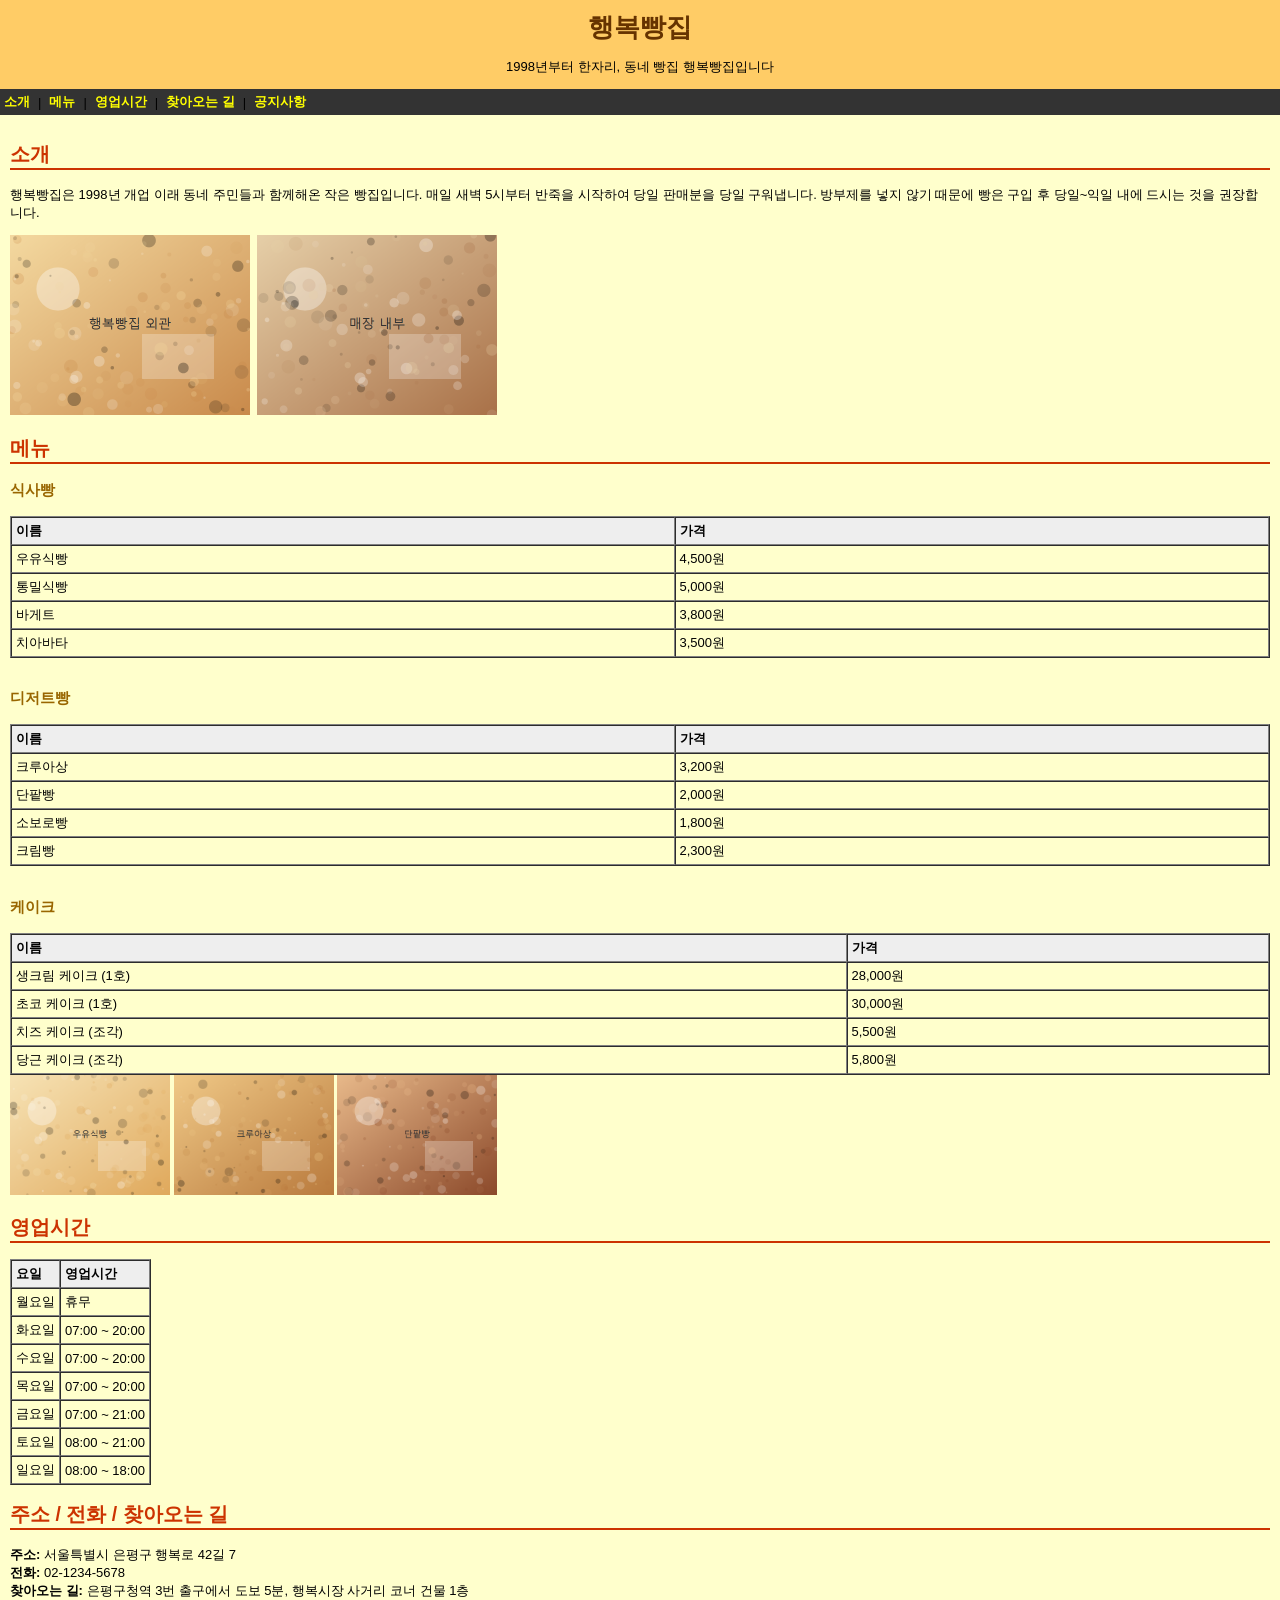
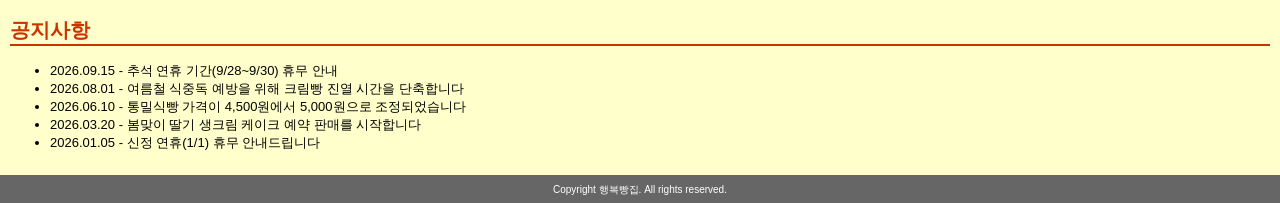
<file: benchmarks/bakery/index.html>
<!DOCTYPE html>
<html lang="ko">
<head>
<meta charset="UTF-8">
<title>행복빵집 - 동네 빵집</title>
<link rel="stylesheet" href="style.css">
</head>
<body>
<table width="100%" cellpadding="0" cellspacing="0" border="0">
<tr>
<td bgcolor="#ffcc66" align="center">
<h1>행복빵집</h1>
<p><font size="2">1998년부터 한자리, 동네 빵집 행복빵집입니다</font></p>
</td>
</tr>
<tr>
<td bgcolor="#333333">
<table cellpadding="4" cellspacing="0" border="0">
<tr>
<td><a href="#intro">소개</a></td>
<td>|</td>
<td><a href="#menu">메뉴</a></td>
<td>|</td>
<td><a href="#hours">영업시간</a></td>
<td>|</td>
<td><a href="#location">찾아오는 길</a></td>
<td>|</td>
<td><a href="#notice">공지사항</a></td>
</tr>
</table>
</td>
</tr>
</table>

<table width="100%" cellpadding="10" cellspacing="0" border="0">
<tr>
<td>

<a name="intro" id="intro"></a>
<h2>소개</h2>
<p>행복빵집은 1998년 개업 이래 동네 주민들과 함께해온 작은 빵집입니다.
매일 새벽 5시부터 반죽을 시작하여 당일 판매분을 당일 구워냅니다.
방부제를 넣지 않기 때문에 빵은 구입 후 당일~익일 내에 드시는 것을 권장합니다.</p>
<table border="0" cellpadding="0" cellspacing="0">
<tr>
<td><img src="assets/storefront.png" width="240" height="180" alt="행복빵집 외관"></td>
<td>&nbsp;&nbsp;</td>
<td><img src="assets/interior.png" width="240" height="180" alt="매장 내부"></td>
</tr>
</table>

<a name="menu" id="menu"></a>
<h2>메뉴</h2>

<h3>식사빵</h3>
<table border="1" cellpadding="4" cellspacing="0" width="100%">
<tr bgcolor="#eeeeee"><td><b>이름</b></td><td><b>가격</b></td></tr>
<tr><td>우유식빵</td><td>4,500원</td></tr>
<tr><td>통밀식빵</td><td>5,000원</td></tr>
<tr><td>바게트</td><td>3,800원</td></tr>
<tr><td>치아바타</td><td>3,500원</td></tr>
</table>
<br>

<h3>디저트빵</h3>
<table border="1" cellpadding="4" cellspacing="0" width="100%">
<tr bgcolor="#eeeeee"><td><b>이름</b></td><td><b>가격</b></td></tr>
<tr><td>크루아상</td><td>3,200원</td></tr>
<tr><td>단팥빵</td><td>2,000원</td></tr>
<tr><td>소보로빵</td><td>1,800원</td></tr>
<tr><td>크림빵</td><td>2,300원</td></tr>
</table>
<br>

<h3>케이크</h3>
<table border="1" cellpadding="4" cellspacing="0" width="100%">
<tr bgcolor="#eeeeee"><td><b>이름</b></td><td><b>가격</b></td></tr>
<tr><td>생크림 케이크 (1호)</td><td>28,000원</td></tr>
<tr><td>초코 케이크 (1호)</td><td>30,000원</td></tr>
<tr><td>치즈 케이크 (조각)</td><td>5,500원</td></tr>
<tr><td>당근 케이크 (조각)</td><td>5,800원</td></tr>
</table>
<table border="0" cellpadding="0" cellspacing="0">
<tr>
<td><img src="assets/bread-1.png" width="160" height="120" alt="우유식빵"></td>
<td>&nbsp;</td>
<td><img src="assets/bread-2.png" width="160" height="120" alt="크루아상"></td>
<td>&nbsp;</td>
<td><img src="assets/bread-3.png" width="160" height="120" alt="단팥빵"></td>
</tr>
</table>

<a name="hours" id="hours"></a>
<h2>영업시간</h2>
<table border="1" cellpadding="4" cellspacing="0">
<tr bgcolor="#eeeeee"><td><b>요일</b></td><td><b>영업시간</b></td></tr>
<tr><td>월요일</td><td>휴무</td></tr>
<tr><td>화요일</td><td>07:00 ~ 20:00</td></tr>
<tr><td>수요일</td><td>07:00 ~ 20:00</td></tr>
<tr><td>목요일</td><td>07:00 ~ 20:00</td></tr>
<tr><td>금요일</td><td>07:00 ~ 21:00</td></tr>
<tr><td>토요일</td><td>08:00 ~ 21:00</td></tr>
<tr><td>일요일</td><td>08:00 ~ 18:00</td></tr>
</table>

<a name="location" id="location"></a>
<h2>주소 / 전화 / 찾아오는 길</h2>
<p>
<b>주소:</b> 서울특별시 은평구 행복로 42길 7<br>
<b>전화:</b> 02-1234-5678<br>
<b>찾아오는 길:</b> 은평구청역 3번 출구에서 도보 5분, 행복시장 사거리 코너 건물 1층
</p>

<a name="notice" id="notice"></a>
<h2>공지사항</h2>
<ul>
<li>2026.09.15 - 추석 연휴 기간(9/28~9/30) 휴무 안내</li>
<li>2026.08.01 - 여름철 식중독 예방을 위해 크림빵 진열 시간을 단축합니다</li>
<li>2026.06.10 - 통밀식빵 가격이 4,500원에서 5,000원으로 조정되었습니다</li>
<li>2026.03.20 - 봄맞이 딸기 생크림 케이크 예약 판매를 시작합니다</li>
<li>2026.01.05 - 신정 연휴(1/1) 휴무 안내드립니다</li>
</ul>

</td>
</tr>
</table>

<table width="100%" cellpadding="6" cellspacing="0" border="0">
<tr>
<td bgcolor="#666666" align="center"><font color="#ffffff" size="1">Copyright 행복빵집. All rights reserved.</font></td>
</tr>
</table>

</body>
</html>
</file>
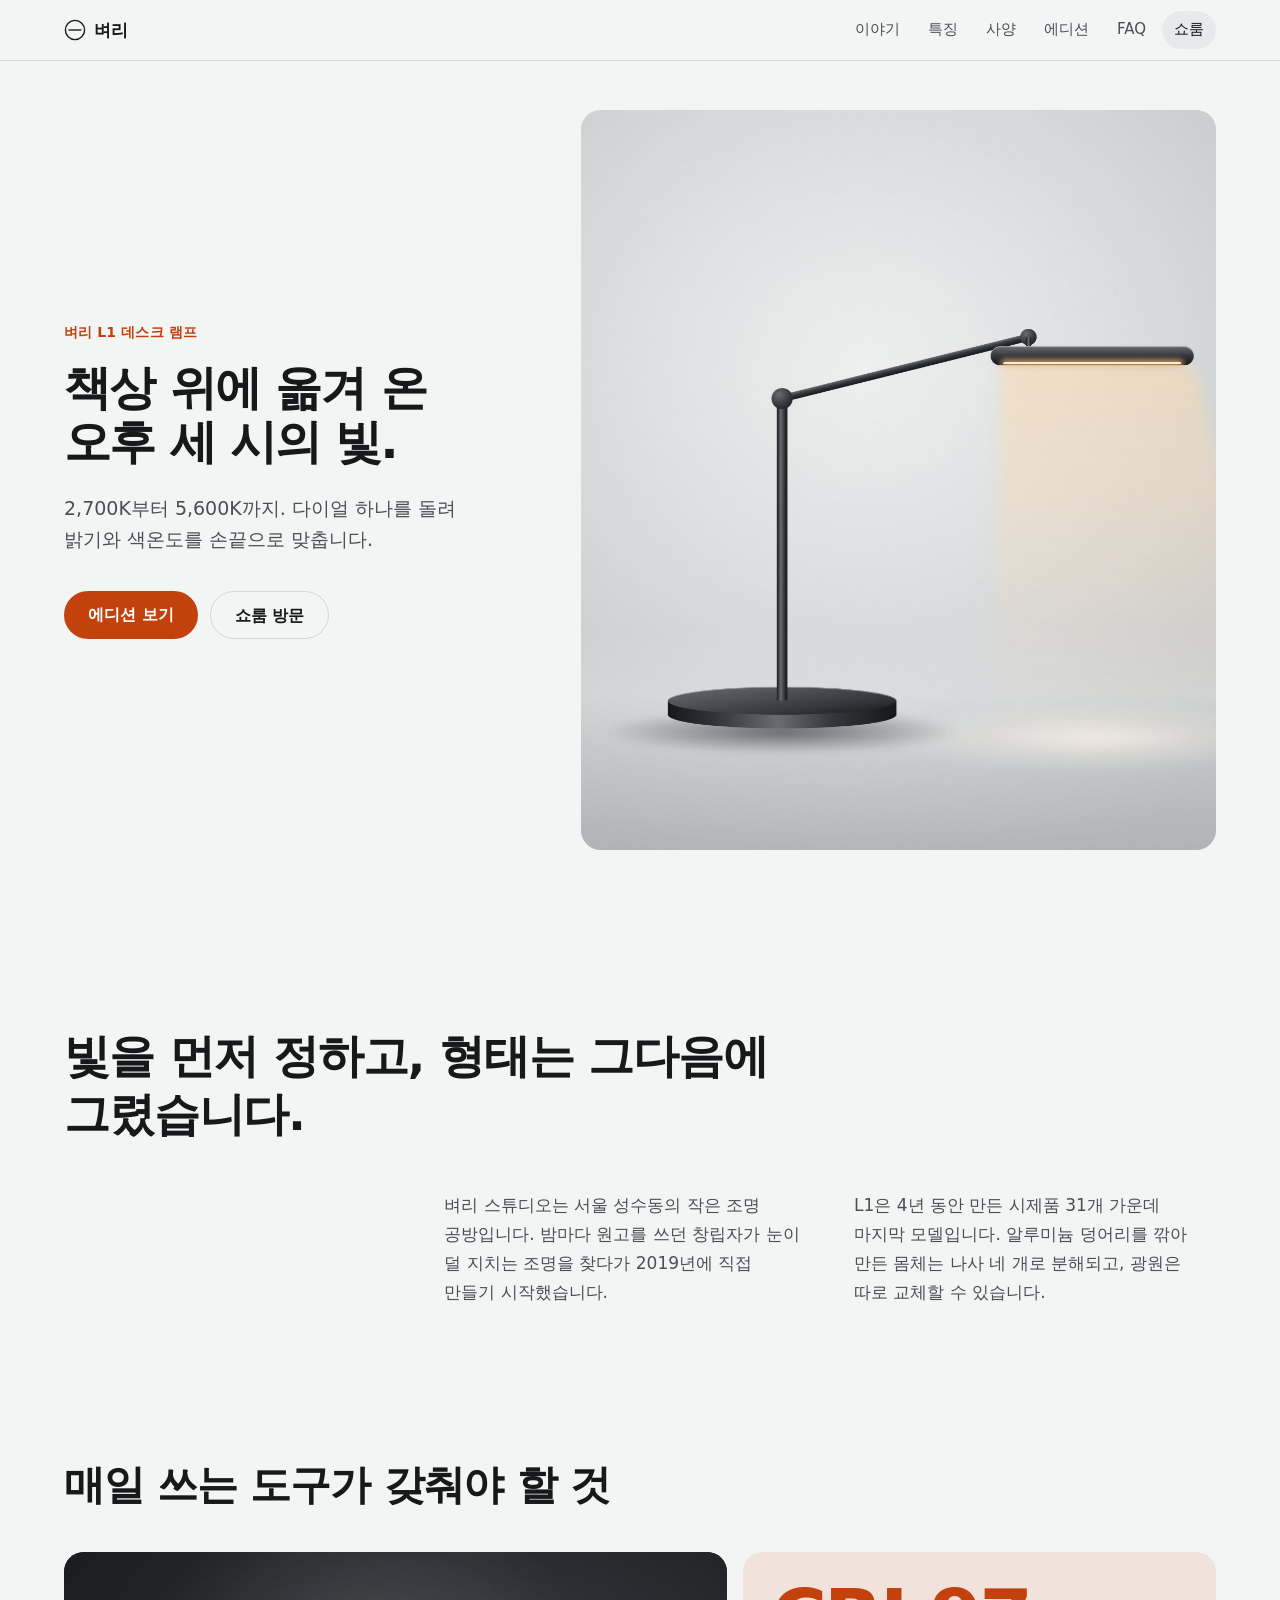
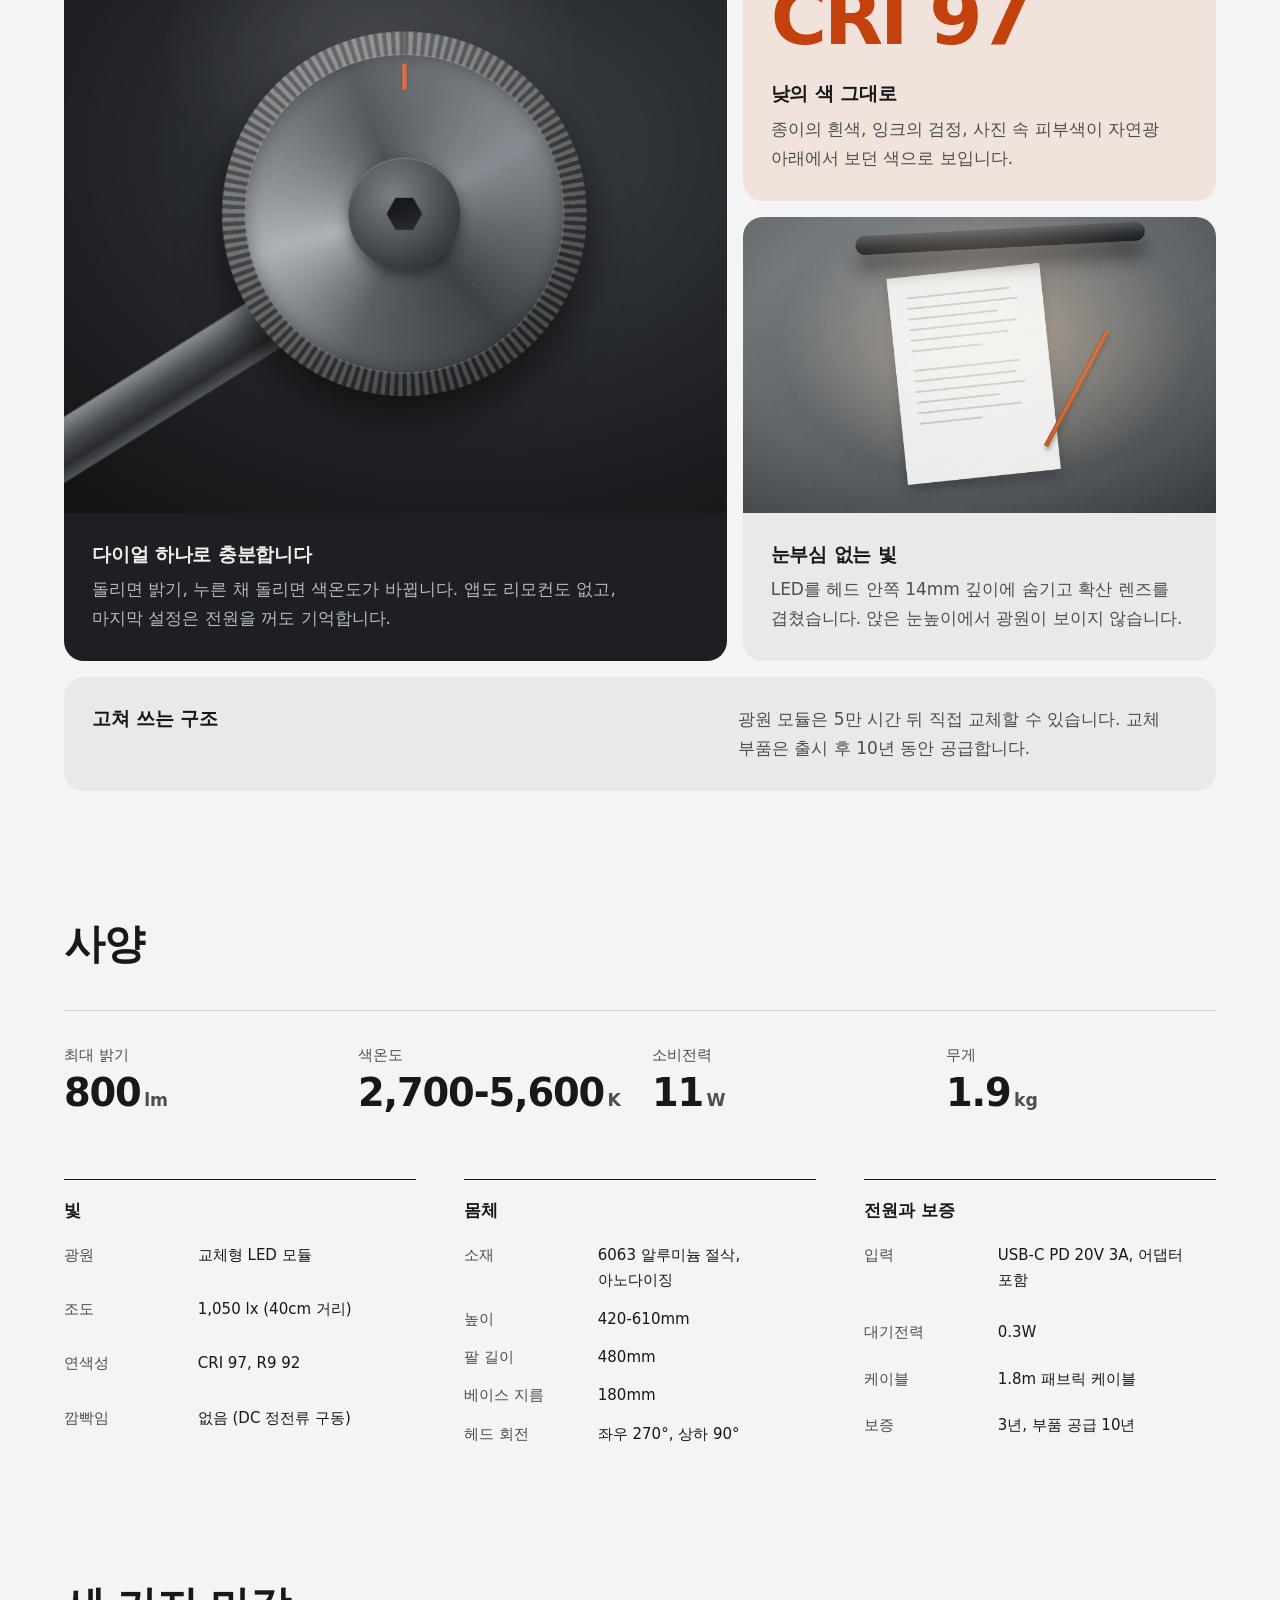
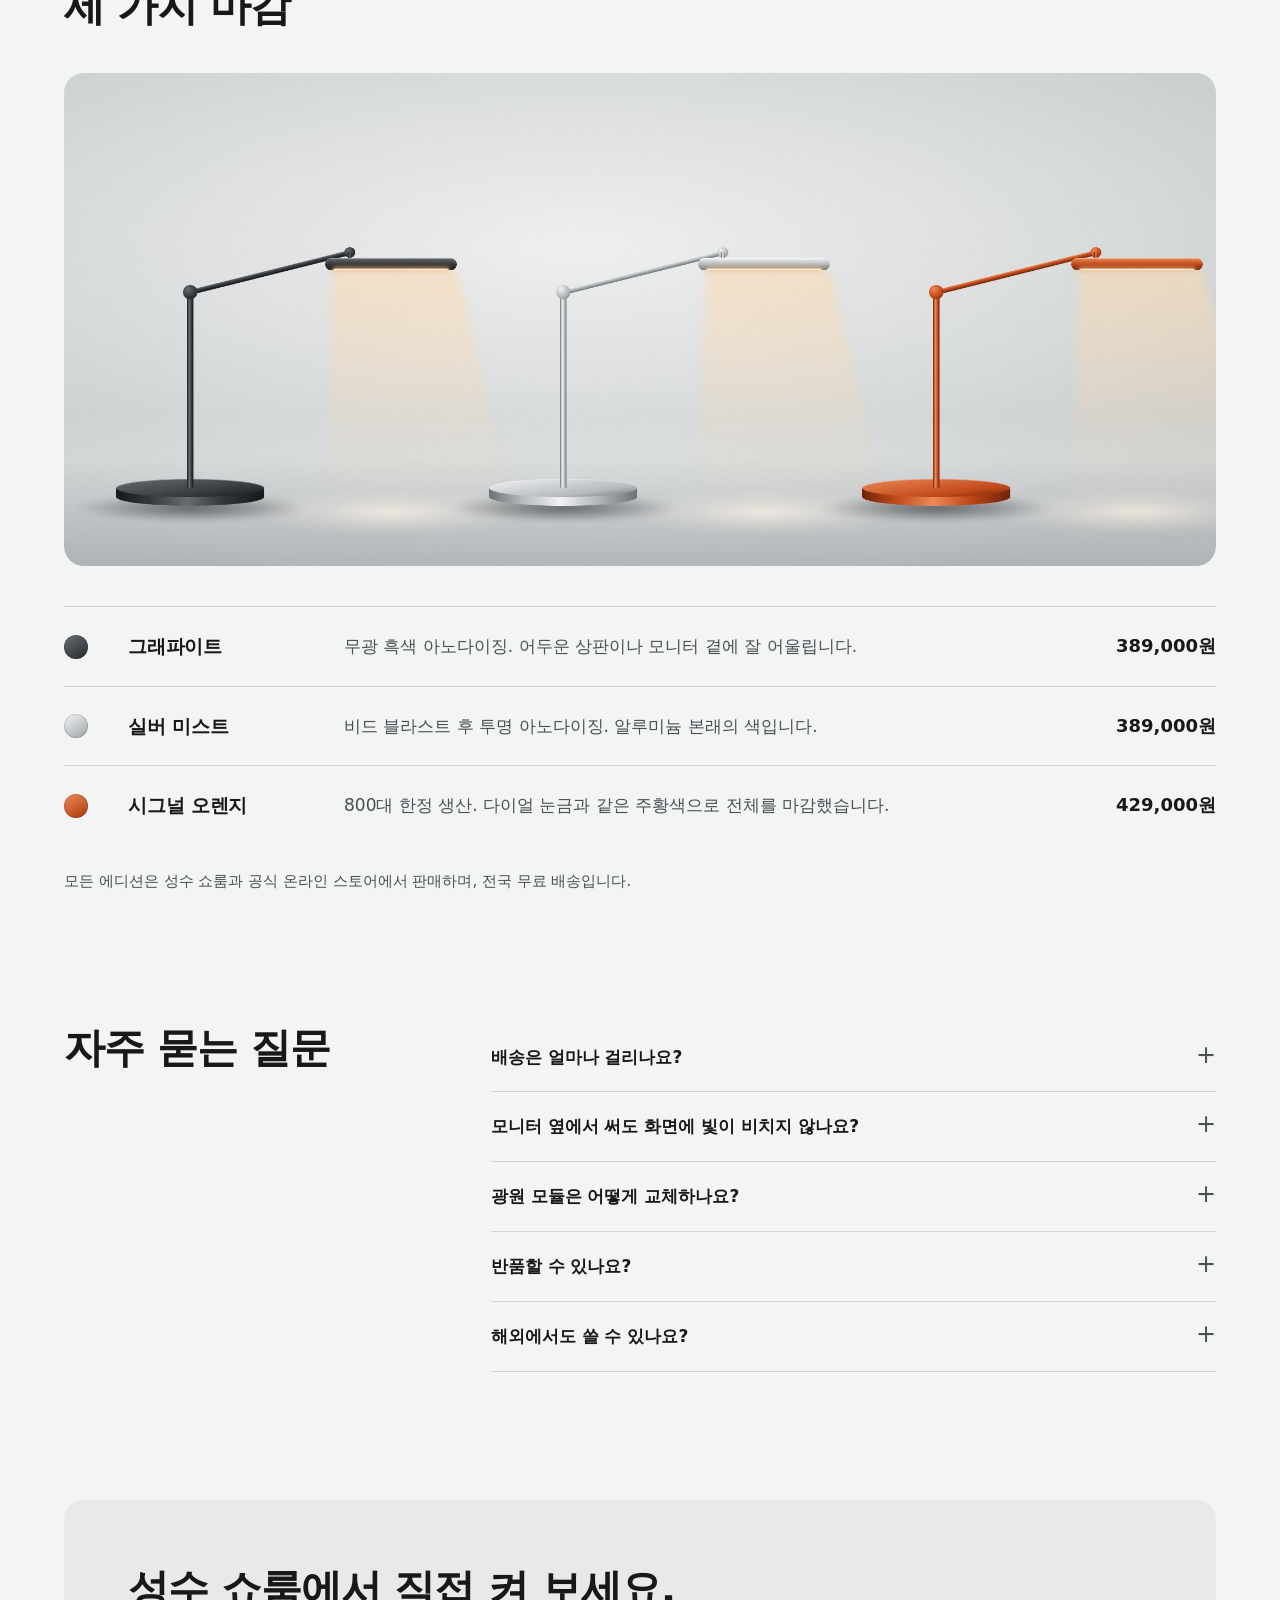
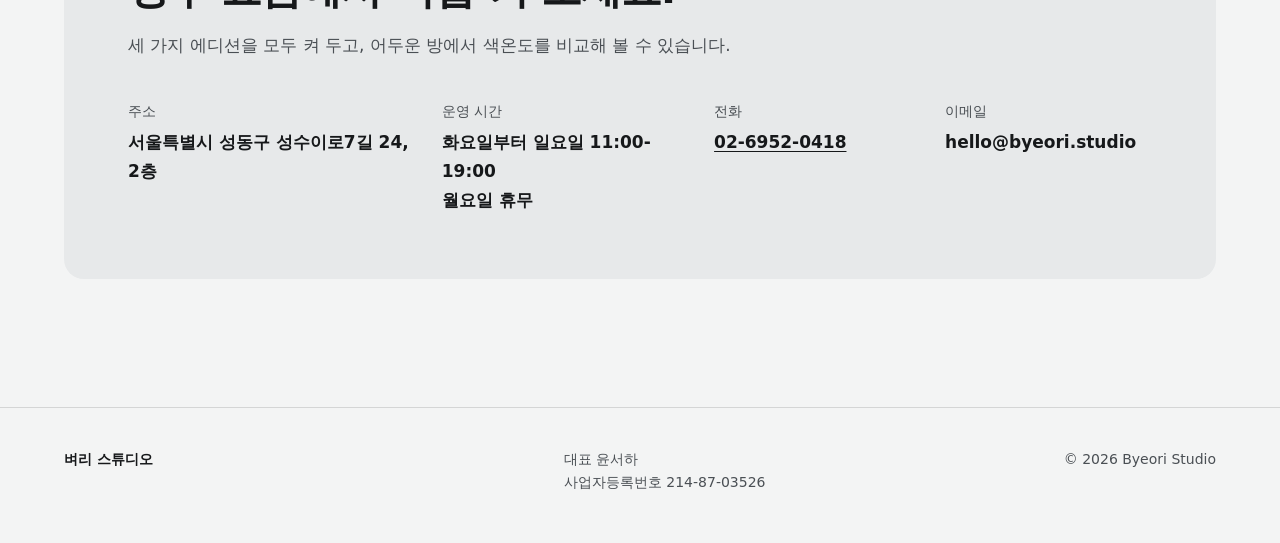
<file: benchmarks/reference-polished/index.html>
<!DOCTYPE html>
<html lang="ko">
<head>
  <meta charset="utf-8">
  <meta name="viewport" content="width=device-width, initial-scale=1">
  <title>벼리 L1 데스크 램프 | 벼리 스튜디오</title>
  <meta name="description" content="색온도 2,700K부터 5,600K까지, 다이얼 하나로 조절하는 알루미늄 데스크 램프 벼리 L1.">
  <meta name="color-scheme" content="light dark">
  <link rel="stylesheet" href="style.css">
  <script src="script.js" defer></script>
</head>
<body>
  <a class="skip" href="#main">본문으로 건너뛰기</a>

  <header class="site-header">
    <nav class="nav" aria-label="주 메뉴">
      <a class="brand" href="#top" aria-label="벼리 스튜디오 처음으로">
        <svg class="brand-mark" viewBox="0 0 24 24" aria-hidden="true"><circle cx="12" cy="12" r="10.5" fill="none" stroke="currentColor" stroke-width="1.5"/><path d="M5 12h14" stroke="currentColor" stroke-width="1.5"/></svg>
        <span>벼리</span>
      </a>
      <ul class="nav-links">
        <li><a href="#story">이야기</a></li>
        <li><a href="#features">특징</a></li>
        <li><a href="#specs">사양</a></li>
        <li><a href="#editions">에디션</a></li>
        <li><a href="#faq">FAQ</a></li>
        <li><a href="#store">쇼룸</a></li>
      </ul>
    </nav>
  </header>

  <main id="main">
    <section class="hero" id="top" aria-labelledby="hero-title">
      <div class="hero-copy">
        <p class="eyebrow">벼리 L1 데스크 램프</p>
        <h1 id="hero-title">책상 위에 옮겨 온<br>오후 세 시의 빛.</h1>
        <p class="lede">2,700K부터 5,600K까지. 다이얼 하나를 돌려 밝기와 색온도를 손끝으로 맞춥니다.</p>
        <div class="actions">
          <a class="btn btn-primary" href="#editions">에디션 보기</a>
          <a class="btn btn-ghost" href="#store">쇼룸 방문</a>
        </div>
      </div>
      <figure class="hero-media">
        <img src="assets/hero.jpg" width="1200" height="1400" alt="밝은 회색 배경 위의 그래파이트 색 벼리 L1. 가늘게 뻗은 팔 끝의 긴 헤드가 아래로 따뜻한 빛을 비춘다.">
      </figure>
    </section>

    <section class="story" id="story" aria-labelledby="story-title">
      <h2 id="story-title">빛을 먼저 정하고, 형태는 그다음에 그렸습니다.</h2>
      <div class="story-body">
        <p>벼리 스튜디오는 서울 성수동의 작은 조명 공방입니다. 밤마다 원고를 쓰던 창립자가 눈이 덜 지치는 조명을 찾다가 2019년에 직접 만들기 시작했습니다.</p>
        <p>L1은 4년 동안 만든 시제품 31개 가운데 마지막 모델입니다. 알루미늄 덩어리를 깎아 만든 몸체는 나사 네 개로 분해되고, 광원은 따로 교체할 수 있습니다.</p>
      </div>
    </section>

    <section class="features" id="features" aria-labelledby="features-title">
      <h2 id="features-title">매일 쓰는 도구가 갖춰야 할 것</h2>
      <div class="bento">
        <article class="cell cell-dial">
          <img src="assets/detail.jpg" width="1600" height="1200" alt="가장자리에 촘촘한 널링이 새겨진 알루미늄 다이얼 클로즈업. 윗부분에 주황색 눈금 하나가 있다.">
          <div class="cell-text">
            <h3>다이얼 하나로 충분합니다</h3>
            <p>돌리면 밝기, 누른 채 돌리면 색온도가 바뀝니다. 앱도 리모컨도 없고, 마지막 설정은 전원을 꺼도 기억합니다.</p>
          </div>
        </article>
        <article class="cell cell-cri">
          <p class="big-figure">CRI 97</p>
          <h3>낮의 색 그대로</h3>
          <p>종이의 흰색, 잉크의 검정, 사진 속 피부색이 자연광 아래에서 보던 색으로 보입니다.</p>
        </article>
        <article class="cell cell-glare">
          <img src="assets/light.jpg" width="1600" height="1000" alt="위에서 내려다본 책상. 램프 헤드 아래 종이와 주황색 연필 위로 따뜻한 빛이 고르게 퍼져 있다.">
          <div class="cell-text">
            <h3>눈부심 없는 빛</h3>
            <p>LED를 헤드 안쪽 14mm 깊이에 숨기고 확산 렌즈를 겹쳤습니다. 앉은 눈높이에서 광원이 보이지 않습니다.</p>
          </div>
        </article>
        <article class="cell cell-repair">
          <h3>고쳐 쓰는 구조</h3>
          <p>광원 모듈은 5만 시간 뒤 직접 교체할 수 있습니다. 교체 부품은 출시 후 10년 동안 공급합니다.</p>
        </article>
      </div>
    </section>

    <section class="specs" id="specs" aria-labelledby="specs-title">
      <h2 id="specs-title">사양</h2>
      <dl class="spec-hero">
        <div><dt>최대 밝기</dt><dd>800<span>lm</span></dd></div>
        <div><dt>색온도</dt><dd>2,700-5,600<span>K</span></dd></div>
        <div><dt>소비전력</dt><dd>11<span>W</span></dd></div>
        <div><dt>무게</dt><dd>1.9<span>kg</span></dd></div>
      </dl>
      <div class="spec-groups">
        <table>
          <caption>빛</caption>
          <tbody>
            <tr><th scope="row">광원</th><td>교체형 LED 모듈</td></tr>
            <tr><th scope="row">조도</th><td>1,050 lx (40cm 거리)</td></tr>
            <tr><th scope="row">연색성</th><td>CRI 97, R9 92</td></tr>
            <tr><th scope="row">깜빡임</th><td>없음 (DC 정전류 구동)</td></tr>
          </tbody>
        </table>
        <table>
          <caption>몸체</caption>
          <tbody>
            <tr><th scope="row">소재</th><td>6063 알루미늄 절삭, 아노다이징</td></tr>
            <tr><th scope="row">높이</th><td>420-610mm</td></tr>
            <tr><th scope="row">팔 길이</th><td>480mm</td></tr>
            <tr><th scope="row">베이스 지름</th><td>180mm</td></tr>
            <tr><th scope="row">헤드 회전</th><td>좌우 270°, 상하 90°</td></tr>
          </tbody>
        </table>
        <table>
          <caption>전원과 보증</caption>
          <tbody>
            <tr><th scope="row">입력</th><td>USB-C PD 20V 3A, 어댑터 포함</td></tr>
            <tr><th scope="row">대기전력</th><td>0.3W</td></tr>
            <tr><th scope="row">케이블</th><td>1.8m 패브릭 케이블</td></tr>
            <tr><th scope="row">보증</th><td>3년, 부품 공급 10년</td></tr>
          </tbody>
        </table>
      </div>
    </section>

    <section class="editions" id="editions" aria-labelledby="editions-title">
      <h2 id="editions-title">세 가지 마감</h2>
      <figure class="editions-media">
        <img src="assets/editions.jpg" width="2100" height="900" alt="나란히 놓인 세 대의 벼리 L1. 왼쪽부터 그래파이트, 실버 미스트, 시그널 오렌지.">
      </figure>
      <ul class="edition-list">
        <li>
          <span class="swatch swatch-graphite" aria-hidden="true"></span>
          <h3>그래파이트</h3>
          <p>무광 흑색 아노다이징. 어두운 상판이나 모니터 곁에 잘 어울립니다.</p>
          <p class="price">389,000원</p>
        </li>
        <li>
          <span class="swatch swatch-silver" aria-hidden="true"></span>
          <h3>실버 미스트</h3>
          <p>비드 블라스트 후 투명 아노다이징. 알루미늄 본래의 색입니다.</p>
          <p class="price">389,000원</p>
        </li>
        <li>
          <span class="swatch swatch-orange" aria-hidden="true"></span>
          <h3>시그널 오렌지</h3>
          <p>800대 한정 생산. 다이얼 눈금과 같은 주황색으로 전체를 마감했습니다.</p>
          <p class="price">429,000원</p>
        </li>
      </ul>
      <p class="editions-note">모든 에디션은 성수 쇼룸과 공식 온라인 스토어에서 판매하며, 전국 무료 배송입니다.</p>
    </section>

    <section class="faq" id="faq" aria-labelledby="faq-title">
      <h2 id="faq-title">자주 묻는 질문</h2>
      <div class="faq-list">
        <details>
          <summary>배송은 얼마나 걸리나요?</summary>
          <p>평일 오후 2시 전에 주문하면 당일 출고하며, 보통 1-2일 안에 받으실 수 있습니다.</p>
        </details>
        <details>
          <summary>모니터 옆에서 써도 화면에 빛이 비치지 않나요?</summary>
          <p>헤드를 수평에서 15° 이상 앞으로 기울이면 빛이 책상 면에만 떨어져 화면 반사가 생기지 않습니다.</p>
        </details>
        <details>
          <summary>광원 모듈은 어떻게 교체하나요?</summary>
          <p>헤드 아래 나사 두 개를 풀고 모듈을 빼낸 뒤 새 모듈을 끼우면 됩니다. 교체 모듈은 49,000원이며 전용 드라이버가 함께 들어 있습니다.</p>
        </details>
        <details>
          <summary>반품할 수 있나요?</summary>
          <p>받은 날부터 30일 안에는 사용 여부와 관계없이 무료로 반품할 수 있습니다.</p>
        </details>
        <details>
          <summary>해외에서도 쓸 수 있나요?</summary>
          <p>어댑터는 100-240V를 지원합니다. 콘센트 모양에 맞는 플러그 변환기만 있으면 됩니다.</p>
        </details>
      </div>
    </section>

    <section class="store" id="store" aria-labelledby="store-title">
      <div class="store-panel">
      <h2 id="store-title">성수 쇼룸에서 직접 켜 보세요.</h2>
      <p class="store-lede">세 가지 에디션을 모두 켜 두고, 어두운 방에서 색온도를 비교해 볼 수 있습니다.</p>
      <dl class="store-info">
        <div><dt>주소</dt><dd>서울특별시 성동구 성수이로7길 24, 2층</dd></div>
        <div><dt>운영 시간</dt><dd>화요일부터 일요일 11:00-19:00<br>월요일 휴무</dd></div>
        <div><dt>전화</dt><dd><a href="tel:+82269520418">02-6952-0418</a></dd></div>
        <div><dt>이메일</dt><dd>hello@byeori.studio</dd></div>
      </dl>
      </div>
    </section>
  </main>

  <footer class="site-footer">
    <p class="footer-brand">벼리 스튜디오</p>
    <p>대표 윤서하<br>사업자등록번호 214-87-03526</p>
    <p>© 2026 Byeori Studio</p>
  </footer>
</body>
</html>
</file>
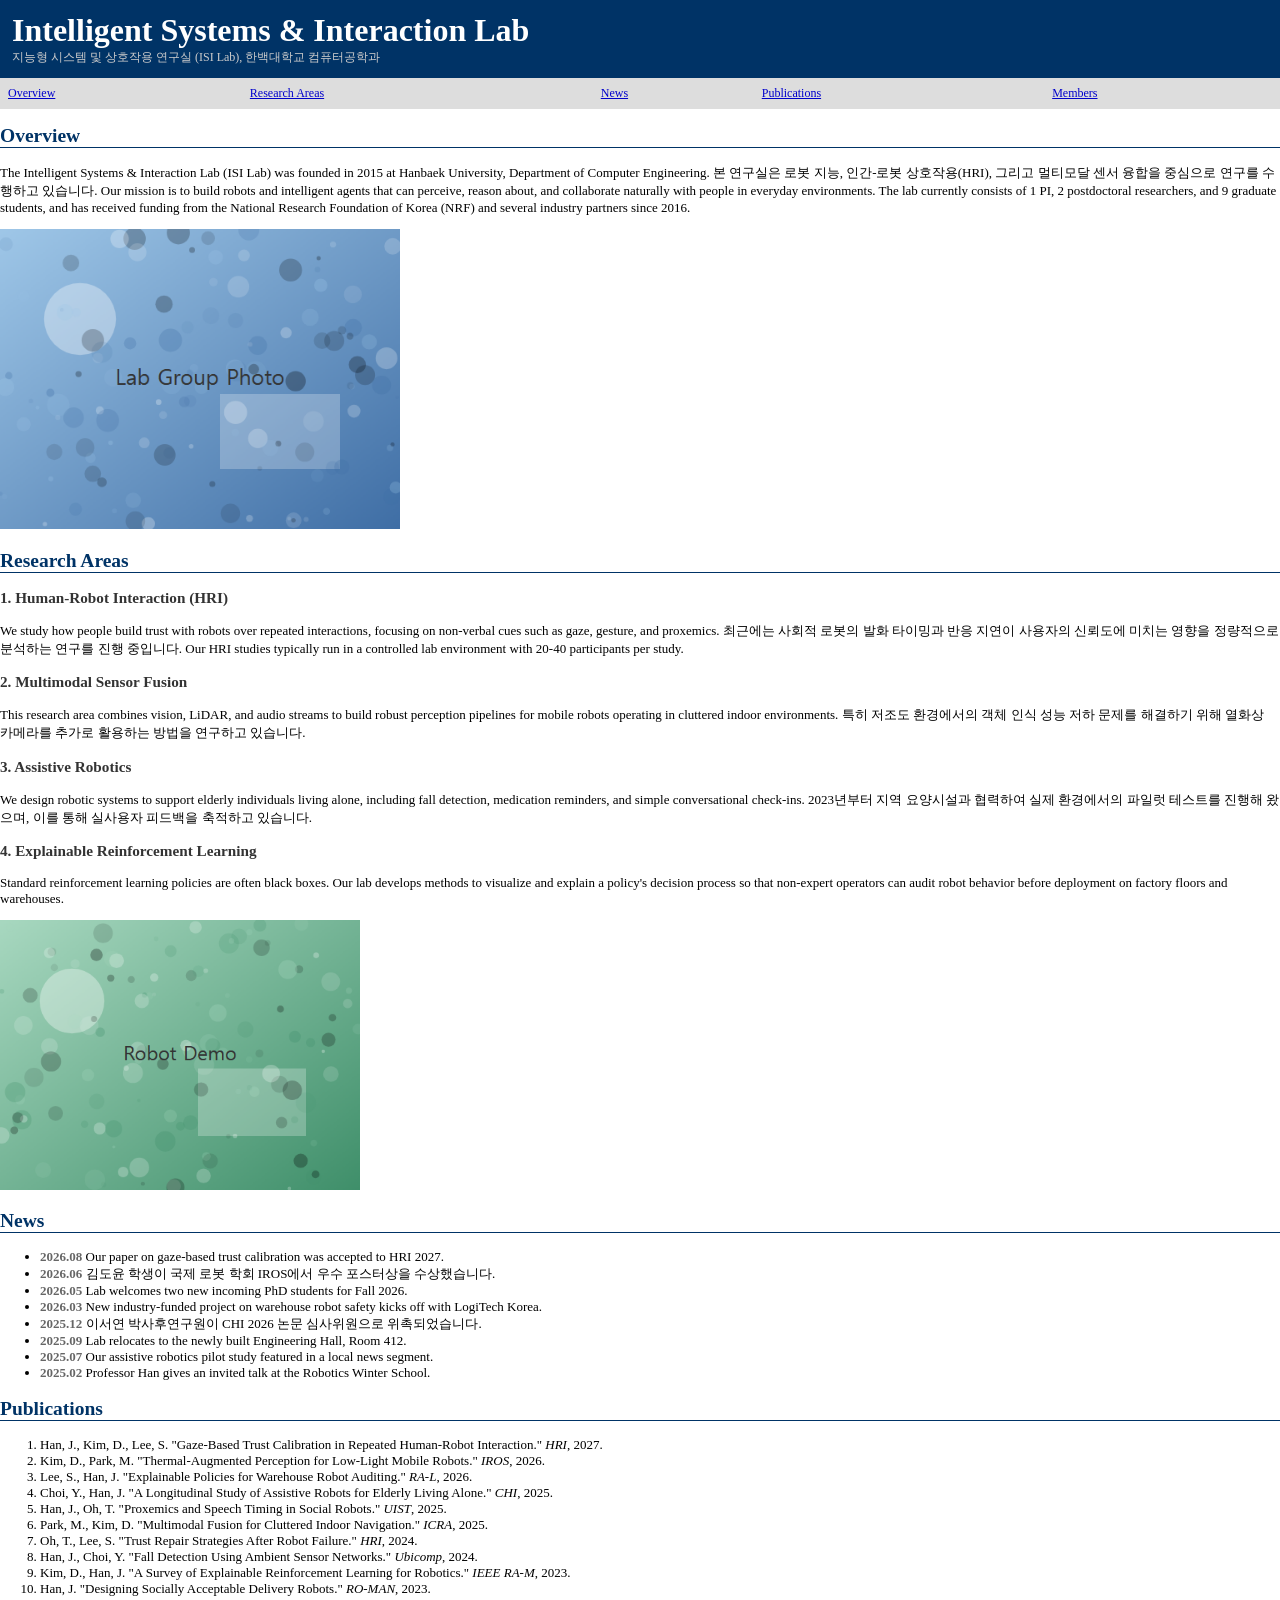
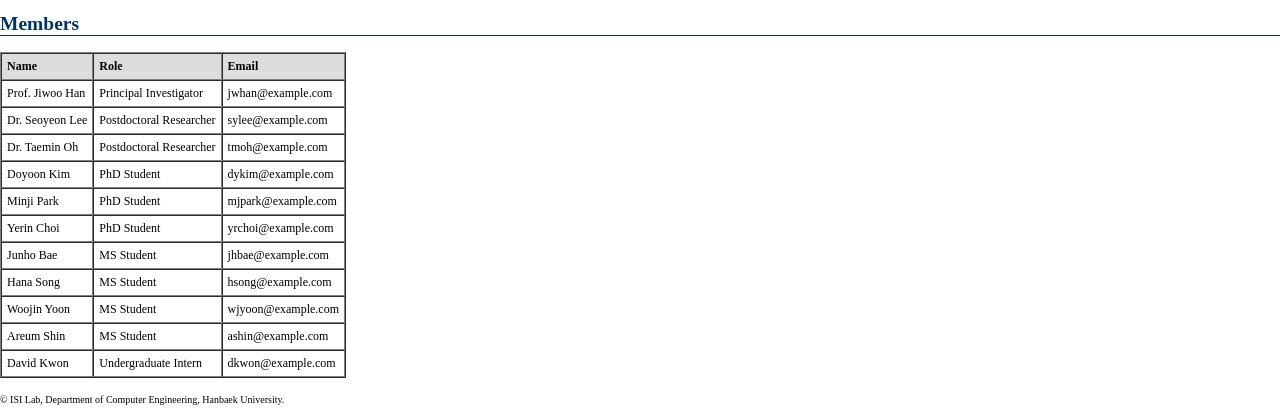
<file: benchmarks/research-lab/index.html>
<!DOCTYPE html>
<html lang="en">
<head>
<meta charset="UTF-8">
<title>Intelligent Systems & Interaction Lab (ISI Lab)</title>
<link rel="stylesheet" href="style.css">
</head>
<body>

<table width="100%" bgcolor="#003366" cellpadding="10">
<tr><td>
<font color="#ffffff" size="6"><b>Intelligent Systems &amp; Interaction Lab</b></font><br>
<font color="#cccccc">지능형 시스템 및 상호작용 연구실 (ISI Lab), 한백대학교 컴퓨터공학과</font>
</td></tr>
</table>

<table width="100%" bgcolor="#dddddd" cellpadding="6">
<tr>
<td><a href="#overview">Overview</a></td>
<td><a href="#research">Research Areas</a></td>
<td><a href="#news">News</a></td>
<td><a href="#publications">Publications</a></td>
<td><a href="#members">Members</a></td>
</tr>
</table>

<a name="overview" id="overview"></a>
<h2>Overview</h2>
<p>The Intelligent Systems &amp; Interaction Lab (ISI Lab) was founded in 2015 at Hanbaek University,
Department of Computer Engineering. 본 연구실은 로봇 지능, 인간-로봇 상호작용(HRI), 그리고
멀티모달 센서 융합을 중심으로 연구를 수행하고 있습니다. Our mission is to build robots and
intelligent agents that can perceive, reason about, and collaborate naturally with people in
everyday environments. The lab currently consists of 1 PI, 2 postdoctoral researchers, and 9
graduate students, and has received funding from the National Research Foundation of Korea (NRF)
and several industry partners since 2016.</p>
<img src="assets/lab-photo.png" width="400" height="300" alt="Lab Group Photo">

<a name="research" id="research"></a>
<h2>Research Areas</h2>

<h3>1. Human-Robot Interaction (HRI)</h3>
<p>We study how people build trust with robots over repeated interactions, focusing on
non-verbal cues such as gaze, gesture, and proxemics. 최근에는 사회적 로봇의 발화 타이밍과
반응 지연이 사용자의 신뢰도에 미치는 영향을 정량적으로 분석하는 연구를 진행 중입니다.
Our HRI studies typically run in a controlled lab environment with 20-40 participants per study.</p>

<h3>2. Multimodal Sensor Fusion</h3>
<p>This research area combines vision, LiDAR, and audio streams to build robust perception
pipelines for mobile robots operating in cluttered indoor environments. 특히 저조도 환경에서의
객체 인식 성능 저하 문제를 해결하기 위해 열화상 카메라를 추가로 활용하는 방법을 연구하고 있습니다.</p>

<h3>3. Assistive Robotics</h3>
<p>We design robotic systems to support elderly individuals living alone, including fall
detection, medication reminders, and simple conversational check-ins. 2023년부터 지역 요양시설과
협력하여 실제 환경에서의 파일럿 테스트를 진행해 왔으며, 이를 통해 실사용자 피드백을 축적하고 있습니다.</p>

<h3>4. Explainable Reinforcement Learning</h3>
<p>Standard reinforcement learning policies are often black boxes. Our lab develops methods
to visualize and explain a policy's decision process so that non-expert operators can audit
robot behavior before deployment on factory floors and warehouses.</p>

<img src="assets/robot-demo.png" width="360" height="270" alt="Robot Demo">

<a name="news" id="news"></a>
<h2>News</h2>
<ul>
<li><span class="date">2026.08</span> Our paper on gaze-based trust calibration was accepted to HRI 2027.</li>
<li><span class="date">2026.06</span> 김도윤 학생이 국제 로봇 학회 IROS에서 우수 포스터상을 수상했습니다.</li>
<li><span class="date">2026.05</span> Lab welcomes two new incoming PhD students for Fall 2026.</li>
<li><span class="date">2026.03</span> New industry-funded project on warehouse robot safety kicks off with LogiTech Korea.</li>
<li><span class="date">2025.12</span> 이서연 박사후연구원이 CHI 2026 논문 심사위원으로 위촉되었습니다.</li>
<li><span class="date">2025.09</span> Lab relocates to the newly built Engineering Hall, Room 412.</li>
<li><span class="date">2025.07</span> Our assistive robotics pilot study featured in a local news segment.</li>
<li><span class="date">2025.02</span> Professor Han gives an invited talk at the Robotics Winter School.</li>
</ul>

<a name="publications" id="publications"></a>
<h2>Publications</h2>
<ol>
<li>Han, J., Kim, D., Lee, S. "Gaze-Based Trust Calibration in Repeated Human-Robot Interaction." <i>HRI</i>, 2027.</li>
<li>Kim, D., Park, M. "Thermal-Augmented Perception for Low-Light Mobile Robots." <i>IROS</i>, 2026.</li>
<li>Lee, S., Han, J. "Explainable Policies for Warehouse Robot Auditing." <i>RA-L</i>, 2026.</li>
<li>Choi, Y., Han, J. "A Longitudinal Study of Assistive Robots for Elderly Living Alone." <i>CHI</i>, 2025.</li>
<li>Han, J., Oh, T. "Proxemics and Speech Timing in Social Robots." <i>UIST</i>, 2025.</li>
<li>Park, M., Kim, D. "Multimodal Fusion for Cluttered Indoor Navigation." <i>ICRA</i>, 2025.</li>
<li>Oh, T., Lee, S. "Trust Repair Strategies After Robot Failure." <i>HRI</i>, 2024.</li>
<li>Han, J., Choi, Y. "Fall Detection Using Ambient Sensor Networks." <i>Ubicomp</i>, 2024.</li>
<li>Kim, D., Han, J. "A Survey of Explainable Reinforcement Learning for Robotics." <i>IEEE RA-M</i>, 2023.</li>
<li>Han, J. "Designing Socially Acceptable Delivery Robots." <i>RO-MAN</i>, 2023.</li>
</ol>

<a name="members" id="members"></a>
<h2>Members</h2>
<table border="1" cellpadding="5" cellspacing="0">
<tr bgcolor="#dddddd"><td><b>Name</b></td><td><b>Role</b></td><td><b>Email</b></td></tr>
<tr><td>Prof. Jiwoo Han</td><td>Principal Investigator</td><td>jwhan@example.com</td></tr>
<tr><td>Dr. Seoyeon Lee</td><td>Postdoctoral Researcher</td><td>sylee@example.com</td></tr>
<tr><td>Dr. Taemin Oh</td><td>Postdoctoral Researcher</td><td>tmoh@example.com</td></tr>
<tr><td>Doyoon Kim</td><td>PhD Student</td><td>dykim@example.com</td></tr>
<tr><td>Minji Park</td><td>PhD Student</td><td>mjpark@example.com</td></tr>
<tr><td>Yerin Choi</td><td>PhD Student</td><td>yrchoi@example.com</td></tr>
<tr><td>Junho Bae</td><td>MS Student</td><td>jhbae@example.com</td></tr>
<tr><td>Hana Song</td><td>MS Student</td><td>hsong@example.com</td></tr>
<tr><td>Woojin Yoon</td><td>MS Student</td><td>wjyoon@example.com</td></tr>
<tr><td>Areum Shin</td><td>MS Student</td><td>ashin@example.com</td></tr>
<tr><td>David Kwon</td><td>Undergraduate Intern</td><td>dkwon@example.com</td></tr>
</table>

<p><font size="1">&copy; ISI Lab, Department of Computer Engineering, Hanbaek University.</font></p>

</body>
</html>
</file>
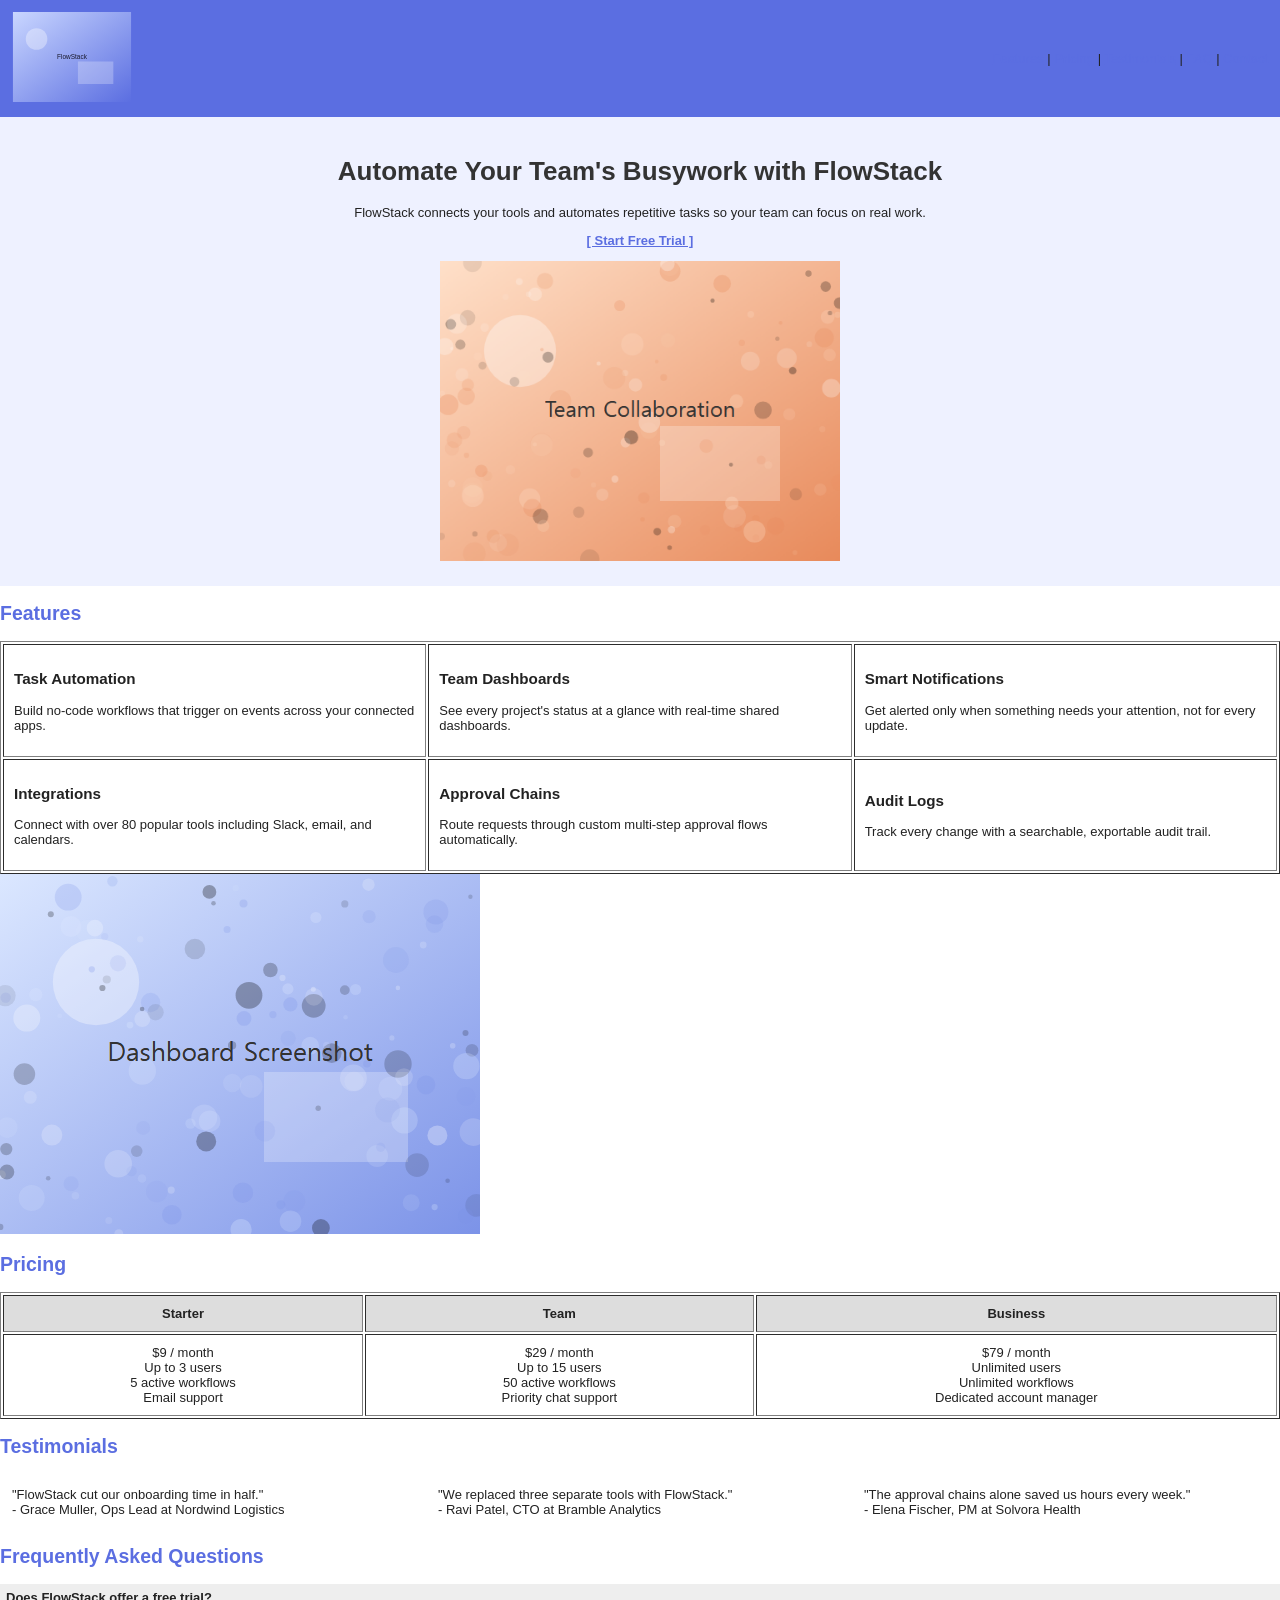
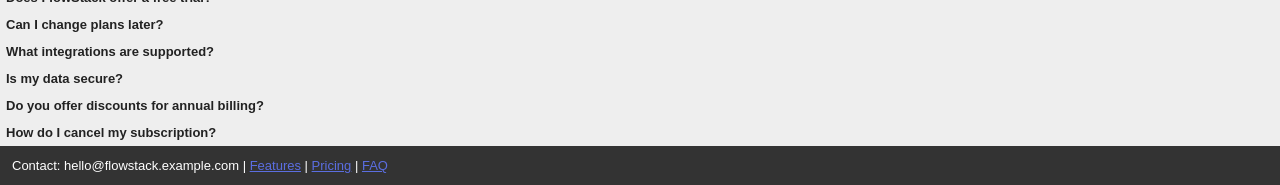
<file: benchmarks/saas-product/index.html>
<!DOCTYPE html>
<html lang="en">
<head>
<meta charset="UTF-8">
<title>FlowStack - Workflow Automation for Teams</title>
<link rel="stylesheet" href="style.css">
</head>
<body>

<table width="100%" bgcolor="#5b6ee1" cellpadding="10">
<tr>
<td><img src="assets/logo.svg" width="120" height="90" alt="FlowStack logo"></td>
<td align="right">
<a href="#features">Features</a> |
<a href="#pricing">Pricing</a> |
<a href="#testimonials">Testimonials</a> |
<a href="#faq">FAQ</a> |
<a href="#contact">Contact</a>
</td>
</tr>
</table>

<table width="100%" bgcolor="#eef1ff" cellpadding="20">
<tr>
<td align="center">
<h1>Automate Your Team's Busywork with FlowStack</h1>
<p>FlowStack connects your tools and automates repetitive tasks so your team can focus on real work.</p>
<p><a href="#pricing"><b>[ Start Free Trial ]</b></a></p>
<img src="assets/hero.png" width="400" height="300" alt="Team Collaboration">
</td>
</tr>
</table>

<a name="features" id="features"></a>
<h2>Features</h2>
<table width="100%" cellpadding="10" border="1">
<tr>
<td width="33%">
<h3>Task Automation</h3>
<p>Build no-code workflows that trigger on events across your connected apps.</p>
</td>
<td width="33%">
<h3>Team Dashboards</h3>
<p>See every project's status at a glance with real-time shared dashboards.</p>
</td>
<td width="33%">
<h3>Smart Notifications</h3>
<p>Get alerted only when something needs your attention, not for every update.</p>
</td>
</tr>
<tr>
<td width="33%">
<h3>Integrations</h3>
<p>Connect with over 80 popular tools including Slack, email, and calendars.</p>
</td>
<td width="33%">
<h3>Approval Chains</h3>
<p>Route requests through custom multi-step approval flows automatically.</p>
</td>
<td width="33%">
<h3>Audit Logs</h3>
<p>Track every change with a searchable, exportable audit trail.</p>
</td>
</tr>
</table>
<img src="assets/screenshot.png" width="480" height="360" alt="Dashboard Screenshot">

<a name="pricing" id="pricing"></a>
<h2>Pricing</h2>
<table width="100%" cellpadding="10" border="1">
<tr bgcolor="#dddddd">
<td align="center"><b>Starter</b></td>
<td align="center"><b>Team</b></td>
<td align="center"><b>Business</b></td>
</tr>
<tr>
<td align="center">
$9 / month<br>
Up to 3 users<br>
5 active workflows<br>
Email support
</td>
<td align="center">
$29 / month<br>
Up to 15 users<br>
50 active workflows<br>
Priority chat support
</td>
<td align="center">
$79 / month<br>
Unlimited users<br>
Unlimited workflows<br>
Dedicated account manager
</td>
</tr>
</table>

<a name="testimonials" id="testimonials"></a>
<h2>Testimonials</h2>
<table width="100%" cellpadding="10">
<tr>
<td width="33%">"FlowStack cut our onboarding time in half." <br>- Grace Muller, Ops Lead at Nordwind Logistics</td>
<td width="33%">"We replaced three separate tools with FlowStack." <br>- Ravi Patel, CTO at Bramble Analytics</td>
<td width="33%">"The approval chains alone saved us hours every week." <br>- Elena Fischer, PM at Solvora Health</td>
</tr>
</table>

<a name="faq" id="faq"></a>
<h2>Frequently Asked Questions</h2>
<div class="faq-item">
<div class="faq-question">Does FlowStack offer a free trial?</div>
<div class="faq-answer">Yes, all plans include a 14-day free trial with no credit card required.</div>
</div>
<div class="faq-item">
<div class="faq-question">Can I change plans later?</div>
<div class="faq-answer">You can upgrade or downgrade your plan at any time from account settings.</div>
</div>
<div class="faq-item">
<div class="faq-question">What integrations are supported?</div>
<div class="faq-answer">FlowStack supports over 80 integrations including Slack, Gmail, and Google Calendar.</div>
</div>
<div class="faq-item">
<div class="faq-question">Is my data secure?</div>
<div class="faq-answer">All data is encrypted in transit and at rest, and we are SOC 2 Type II certified.</div>
</div>
<div class="faq-item">
<div class="faq-question">Do you offer discounts for annual billing?</div>
<div class="faq-answer">Yes, annual billing saves 20% compared to monthly billing on all plans.</div>
</div>
<div class="faq-item">
<div class="faq-question">How do I cancel my subscription?</div>
<div class="faq-answer">You can cancel anytime from account settings with no cancellation fee.</div>
</div>

<a name="contact" id="contact"></a>
<table width="100%" bgcolor="#333333" cellpadding="10">
<tr><td>
<font color="#ffffff">
Contact: hello@flowstack.example.com |
<a href="#features">Features</a> |
<a href="#pricing">Pricing</a> |
<a href="#faq">FAQ</a>
</font>
</td></tr>
</table>

<script src="script.js"></script>
</body>
</html>
</file>
<file: benchmarks/bakery/style.css>
body {
    font-family: "돋움", Dotum, Arial, sans-serif;
    font-size: 13px;
    color: #000000;
    background-color: #ffffcc;
    margin: 0;
}

h1 {
    font-family: "궁서", Gungsuh, serif;
    color: #663300;
    margin: 10px 0;
}

h2 {
    color: #cc3300;
    border-bottom: 2px solid #cc3300;
}

h3 {
    color: #996600;
}

a {
    color: #ffff00;
    font-weight: bold;
    text-decoration: none;
}

a:hover {
    color: #ffffff;
}

table {
    font-size: 13px;
}
</file>
<file: benchmarks/reference-polished/style.css>
/* Radius rule: interactive controls are full pills; image and content surfaces use 20px. */
:root {
  --bg: #f3f4f4;
  --surface: #e7e9ea;
  --ink: #16181a;
  --ink-2: #4a4f54;
  --line: rgb(22 24 26 / 0.14);
  --accent: #c2410c;
  --accent-hover: #a8380a;
  --on-accent: #ffffff;
  --accent-tint: #f1e3dc;
  --dark-cell: #1d1f22;
  --dark-cell-ink: #eceeef;
  --dark-cell-ink-2: #b3b9be;
  --radius: 20px;
  --wrap: 1320px;
  --gutter: clamp(1.25rem, 5vw, 4rem);
  --section: clamp(5rem, 10vw, 9rem);
  --ease: cubic-bezier(0.16, 1, 0.3, 1);
  --sans: -apple-system, BlinkMacSystemFont, "Apple SD Gothic Neo", "Pretendard", "Malgun Gothic", system-ui, sans-serif;
  color-scheme: light dark;
}

@media (prefers-color-scheme: dark) {
  :root {
    --bg: #111315;
    --surface: #1b1e21;
    --ink: #eceeef;
    --ink-2: #a3a9ae;
    --line: rgb(236 238 239 / 0.16);
    --accent: #f07a45;
    --accent-hover: #f48f60;
    --on-accent: #111315;
    --accent-tint: #2a1f1a;
    --dark-cell: #1b1e21;
  }
}

@media (prefers-contrast: more) {
  :root { --ink-2: var(--ink); --line: currentColor; }
}

*, *::before, *::after { box-sizing: border-box; }

html {
  scroll-padding-top: 5rem;
  -webkit-text-size-adjust: 100%;
}

body {
  margin: 0;
  background: var(--bg);
  color: var(--ink);
  font-family: var(--sans);
  font-size: 1.0625rem;
  line-height: 1.7;
  word-break: keep-all;
  overflow-wrap: break-word;
  -webkit-font-smoothing: antialiased;
}

img { display: block; max-width: 100%; height: auto; }
figure { margin: 0; }
h1, h2, h3, p, dl, dd, ul { margin: 0; }
ul { padding: 0; list-style: none; }

h1, h2, h3 { font-weight: 700; color: var(--ink); }
h2 {
  font-size: clamp(1.75rem, 3.2vw, 2.75rem);
  line-height: 1.25;
  letter-spacing: -0.025em;
  max-width: 22em;
}
h3 {
  font-size: 1.1875rem;
  line-height: 1.4;
  letter-spacing: -0.01em;
}

a { color: inherit; }

:focus-visible {
  outline: 2px solid var(--accent);
  outline-offset: 3px;
  border-radius: 4px;
}

.skip {
  position: absolute;
  left: 1rem;
  top: -4rem;
  z-index: 20;
  padding: 0.5rem 1rem;
  border-radius: 999px;
  background: var(--ink);
  color: var(--bg);
  text-decoration: none;
}
.skip:focus { top: 0.75rem; }

/* Header: translucent material, content scrolls beneath */
.site-header {
  position: sticky;
  top: 0;
  z-index: 10;
  background: color-mix(in srgb, var(--bg) 74%, transparent);
  -webkit-backdrop-filter: blur(20px) saturate(180%);
  backdrop-filter: blur(20px) saturate(180%);
  box-shadow: 0 1px 0 var(--line);
}
@media (prefers-reduced-transparency: reduce) {
  .site-header { background: var(--bg); -webkit-backdrop-filter: none; backdrop-filter: none; }
}

.nav {
  display: flex;
  align-items: center;
  gap: 2rem;
  max-width: var(--wrap);
  height: 60px;
  margin: 0 auto;
  padding: 0 var(--gutter);
}

.brand {
  display: inline-flex;
  align-items: center;
  gap: 0.5rem;
  flex: none;
  font-weight: 700;
  font-size: 1.0625rem;
  letter-spacing: -0.01em;
  text-decoration: none;
}
.brand-mark { width: 22px; height: 22px; }

.nav-links {
  display: flex;
  gap: 0.25rem;
  margin-left: auto;
  min-width: 0;
}
.nav-links a {
  display: block;
  padding: 0.375rem 0.75rem;
  border-radius: 999px;
  font-size: 0.9375rem;
  color: var(--ink-2);
  text-decoration: none;
  white-space: nowrap;
  transition: color 200ms ease, background-color 200ms ease;
}
.nav-links a:hover { color: var(--ink); background: var(--surface); }
.nav-links a[aria-current="true"] { color: var(--ink); background: var(--surface); }

.hero, .story, .features, .specs, .editions, .faq, .store, .site-footer {
  max-width: var(--wrap);
  margin: 0 auto;
  padding-left: var(--gutter);
  padding-right: var(--gutter);
}

/* Hero: asymmetric split */
.hero {
  display: grid;
  gap: 2.5rem;
  padding-top: 2.5rem;
  padding-bottom: 2rem;
}
.eyebrow {
  font-size: 0.875rem;
  font-weight: 600;
  letter-spacing: 0.01em;
  color: var(--accent);
}
h1 {
  margin-top: 1rem;
  font-size: clamp(2.375rem, 3.7vw, 3.75rem);
  line-height: 1.14;
  letter-spacing: -0.035em;
}
.lede {
  margin-top: 1.5rem;
  max-width: 26em;
  font-size: 1.1875rem;
  line-height: 1.65;
  color: var(--ink-2);
}
.actions {
  display: flex;
  flex-wrap: wrap;
  gap: 0.75rem;
  margin-top: 2.25rem;
}
.btn {
  display: inline-flex;
  align-items: center;
  justify-content: center;
  min-height: 48px;
  padding: 0 1.5rem;
  border-radius: 999px;
  font-size: 1rem;
  font-weight: 600;
  text-decoration: none;
  white-space: nowrap;
  transition: background-color 200ms ease, border-color 200ms ease, transform 100ms ease-out;
}
.btn:active { transform: scale(0.97); }
.btn-primary { background: var(--accent); color: var(--on-accent); }
.btn-primary:hover { background: var(--accent-hover); }
.btn-ghost { border: 1px solid var(--line); color: var(--ink); }
.btn-ghost:hover { border-color: var(--ink-2); }

.hero-media { overflow: hidden; border-radius: var(--radius); background: #d9dcdd; }
.hero-media img { width: 100%; }

@media (min-width: 900px) {
  .hero {
    grid-template-columns: 5fr 7fr;
    align-items: center;
    gap: clamp(2rem, 5vw, 5rem);
    min-height: calc(100dvh - 60px);
    padding-top: 1.5rem;
    padding-bottom: 1.5rem;
  }
  .hero-media { justify-self: end; max-height: calc(100dvh - 108px); aspect-ratio: 6 / 7; }
  .hero-media img { height: 100%; object-fit: cover; }
}

/* Story: offset editorial block */
.story { padding-top: var(--section); padding-bottom: calc(var(--section) * 0.6); }
.story h2 { font-size: clamp(1.875rem, 3.6vw, 3.25rem); max-width: 16em; }
.story-body {
  display: grid;
  gap: 1.5rem;
  margin-top: 3rem;
  color: var(--ink-2);
}
.story-body p { max-width: 34em; }
@media (min-width: 900px) {
  .story-body { grid-template-columns: 1fr 1fr; gap: 3rem; margin-left: 33%; }
}

/* Features: bento */
.features { padding-top: calc(var(--section) * 0.6); padding-bottom: var(--section); }
.bento {
  display: grid;
  gap: 1rem;
  margin-top: 2.5rem;
}
.cell {
  display: flex;
  flex-direction: column;
  overflow: hidden;
  border-radius: var(--radius);
  background: var(--surface);
}
.cell p { color: var(--ink-2); }
.cell-text { padding: 1.75rem; }
.cell-text p, .cell-cri p:last-child, .cell-repair p { margin-top: 0.5rem; max-width: 34em; }
.cell-dial { background: var(--dark-cell); }
.cell-dial h3 { color: var(--dark-cell-ink); }
.cell-dial p { color: var(--dark-cell-ink-2); }
.cell-cri { padding: 1.75rem; background: var(--accent-tint); justify-content: flex-end; }
.big-figure {
  margin-bottom: 1.5rem;
  font-size: clamp(3rem, 6vw, 5rem);
  font-weight: 700;
  line-height: 1;
  letter-spacing: -0.04em;
  font-variant-numeric: tabular-nums;
}
.cell-cri .big-figure { color: var(--accent); }
.cell-repair { padding: 1.75rem; }
.cell img { width: 100%; aspect-ratio: 4 / 3; object-fit: cover; }
.cell-glare img { aspect-ratio: 16 / 10; }

@media (min-width: 900px) {
  .bento { grid-template-columns: 7fr 5fr; }
  .cell-dial { grid-row: span 2; }
  .cell-dial img { flex: 1 1 0; min-height: 320px; aspect-ratio: auto; }
  .cell-repair {
    grid-column: 1 / -1;
    display: grid;
    grid-template-columns: 7fr 5fr;
    gap: 1rem;
    align-items: baseline;
  }
  .cell-repair p { margin-top: 0; }
}

/* Specs: featured figures + grouped tables */
.specs { padding-bottom: var(--section); }
.spec-hero {
  display: grid;
  grid-template-columns: repeat(2, minmax(0, 1fr));
  gap: 2rem 1.5rem;
  margin-top: 2.5rem;
  padding-top: 2rem;
  border-top: 1px solid var(--line);
}
.spec-hero dt { font-size: 0.9375rem; color: var(--ink-2); }
.spec-hero dd {
  margin-top: 0.25rem;
  font-size: clamp(1.5rem, 3vw, 2.75rem);
  font-weight: 700;
  line-height: 1.1;
  white-space: nowrap;
  letter-spacing: -0.03em;
  font-variant-numeric: tabular-nums;
}
.spec-hero dd span { margin-left: 0.2em; font-size: 0.45em; font-weight: 600; letter-spacing: 0; color: var(--ink-2); }
.spec-groups {
  display: grid;
  gap: 2.5rem;
  margin-top: 4rem;
}
.spec-groups table { width: 100%; border-collapse: collapse; font-size: 0.9375rem; }
.spec-groups caption {
  padding: 1rem 0 0.75rem;
  border-top: 1px solid var(--ink);
  text-align: left;
  font-weight: 700;
  font-size: 1.0625rem;
}
.spec-groups th, .spec-groups td { padding: 0.4rem 0; text-align: left; vertical-align: top; }
.spec-groups th { width: 38%; padding-right: 1rem; font-weight: 400; color: var(--ink-2); }
@media (min-width: 768px) {
  .spec-hero { grid-template-columns: repeat(4, minmax(0, 1fr)); }
}
@media (min-width: 1024px) {
  .spec-groups { grid-template-columns: repeat(3, minmax(0, 1fr)); gap: 3rem; }
}

/* Editions: full-bleed lineup + price rows */
.editions { padding-bottom: var(--section); }
.editions-media {
  margin-top: 2.5rem;
  overflow: hidden;
  border-radius: var(--radius);
  background: #d9dcdd;
}
.editions-media img { width: 100%; }
.edition-list { margin-top: 2.5rem; }
.edition-list li {
  display: grid;
  grid-template-columns: 2rem 1fr auto;
  gap: 0.5rem 1rem;
  align-items: center;
  padding: 1.5rem 0;
  border-top: 1px solid var(--line);
}
.edition-list li p:not(.price) { grid-column: 2 / -1; color: var(--ink-2); }
.edition-list .price { grid-column: 3; grid-row: 1; font-weight: 700; font-variant-numeric: tabular-nums; }
.swatch {
  width: 1.5rem;
  height: 1.5rem;
  border-radius: 50%;
  box-shadow: inset 0 0 0 1px rgb(0 0 0 / 0.15);
}
.swatch-graphite { background: linear-gradient(150deg, #6a6e73, #26292c); }
.swatch-silver { background: linear-gradient(150deg, #f4f5f6, #9ea3a8); }
.swatch-orange { background: linear-gradient(150deg, #f08a58, #a8380a); }
.editions-note { margin-top: 1.5rem; font-size: 0.9375rem; color: var(--ink-2); }
@media (min-width: 768px) {
  .edition-list li { grid-template-columns: 2.5rem 12rem 1fr auto; gap: 1.5rem; }
  .edition-list li p:not(.price) { grid-column: 3; grid-row: 1; }
  .edition-list .price { grid-column: 4; font-size: 1.125rem; }
}

/* FAQ: pinned heading + disclosure list */
.faq { display: grid; gap: 2rem; padding-bottom: var(--section); }
.faq-list details { border-bottom: 1px solid var(--line); }
.faq-list summary {
  display: flex;
  justify-content: space-between;
  align-items: baseline;
  gap: 1rem;
  padding: 1.25rem 0;
  font-weight: 600;
  font-size: 1.0625rem;
  cursor: pointer;
  list-style: none;
}
.faq-list summary::-webkit-details-marker { display: none; }
.faq-list summary::after {
  content: "+";
  flex: none;
  font-weight: 400;
  font-size: 1.5rem;
  line-height: 1;
  color: var(--ink-2);
  transition: transform 300ms var(--ease);
}
.faq-list details[open] summary::after { transform: rotate(45deg); }
.faq-list details p { padding-bottom: 1.5rem; max-width: 40em; color: var(--ink-2); }
@media (min-width: 900px) {
  .faq { grid-template-columns: 4fr 8fr; gap: 4rem; align-items: start; }
  .faq h2 { position: sticky; top: 6rem; }
}

/* Store */
.store { padding-bottom: var(--section); }
.store-panel {
  padding: clamp(1.75rem, 5vw, 4rem);
  border-radius: var(--radius);
  background: var(--surface);
}
.store-lede { margin-top: 1rem; max-width: 36em; color: var(--ink-2); }
.store-info {
  display: grid;
  gap: 1.5rem;
  margin-top: 2.5rem;
}
.store-info dt { font-size: 0.875rem; color: var(--ink-2); }
.store-info dd { margin-top: 0.25rem; font-weight: 600; }
.store-info a { text-decoration-thickness: 1px; text-underline-offset: 3px; }
@media (min-width: 768px) {
  .store-info { grid-template-columns: repeat(2, minmax(0, 1fr)); }
}
@media (min-width: 1100px) {
  .store-info { grid-template-columns: 1.4fr 1.2fr 1fr 1fr; }
}

.site-footer {
  display: grid;
  gap: 1rem;
  padding-top: 2.5rem;
  padding-bottom: 3rem;
  border-top: 1px solid var(--line);
  font-size: 0.875rem;
  color: var(--ink-2);
}
.footer-brand { font-weight: 700; color: var(--ink); }
@media (min-width: 768px) {
  .site-footer { grid-template-columns: 1fr 1fr auto; align-items: start; }
}

/* Mobile nav: the link row scrolls inside itself, never the page */
@media (max-width: 767px) {
  .nav { gap: 1rem; }
  .nav-links {
    overflow-x: auto;
    scrollbar-width: none;
    -webkit-mask-image: linear-gradient(90deg, #000 85%, transparent);
    mask-image: linear-gradient(90deg, #000 85%, transparent);
  }
  .nav-links::-webkit-scrollbar { display: none; }
  .nav-links a { padding: 0.375rem 0.6rem; }
}

/* Motion: enhancement only. Nothing starts hidden; transforms settle into place. */
@media (prefers-reduced-motion: no-preference) {
  html { scroll-behavior: smooth; }
  .hero-media img { animation: settle 1.2s var(--ease) both; }
  .hero-copy > * { animation: rise 0.9s var(--ease) both; }
  .hero-copy > :nth-child(2) { animation-delay: 60ms; }
  .hero-copy > :nth-child(3) { animation-delay: 120ms; }
  .hero-copy > :nth-child(4) { animation-delay: 180ms; }

  @supports (animation-timeline: view()) {
    .cell img, .editions-media img {
      animation: lens linear both;
      animation-timeline: view();
      animation-range: entry 0% cover 45%;
    }
  }
}

@keyframes settle { from { transform: scale(1.05); } to { transform: none; } }
@keyframes rise { from { transform: translateY(14px); } to { transform: none; } }
@keyframes lens { from { transform: scale(1.06); } to { transform: none; } }
</file>
<file: benchmarks/research-lab/style.css>
body {
    font-family: "Times New Roman", Times, serif;
    font-size: 13px;
    color: #000000;
    background-color: #ffffff;
    margin: 0;
}

h2 {
    color: #003366;
    border-bottom: 1px solid #003366;
}

h3 {
    color: #333333;
}

a {
    color: #0000cc;
}

table {
    font-size: 12px;
}

.date {
    font-weight: bold;
    color: #666666;
}
</file>
<file: benchmarks/saas-product/style.css>
body {
    font-family: Verdana, Geneva, sans-serif;
    font-size: 13px;
    color: #222222;
    margin: 0;
}

h1 {
    color: #333333;
}

h2 {
    color: #5b6ee1;
}

a {
    color: #5b6ee1;
}

.faq-question {
    font-weight: bold;
    cursor: pointer;
    background-color: #eeeeee;
    padding: 6px;
}

.faq-answer {
    display: none;
    padding: 6px;
}

.faq-answer.open {
    display: block;
}
</file>
